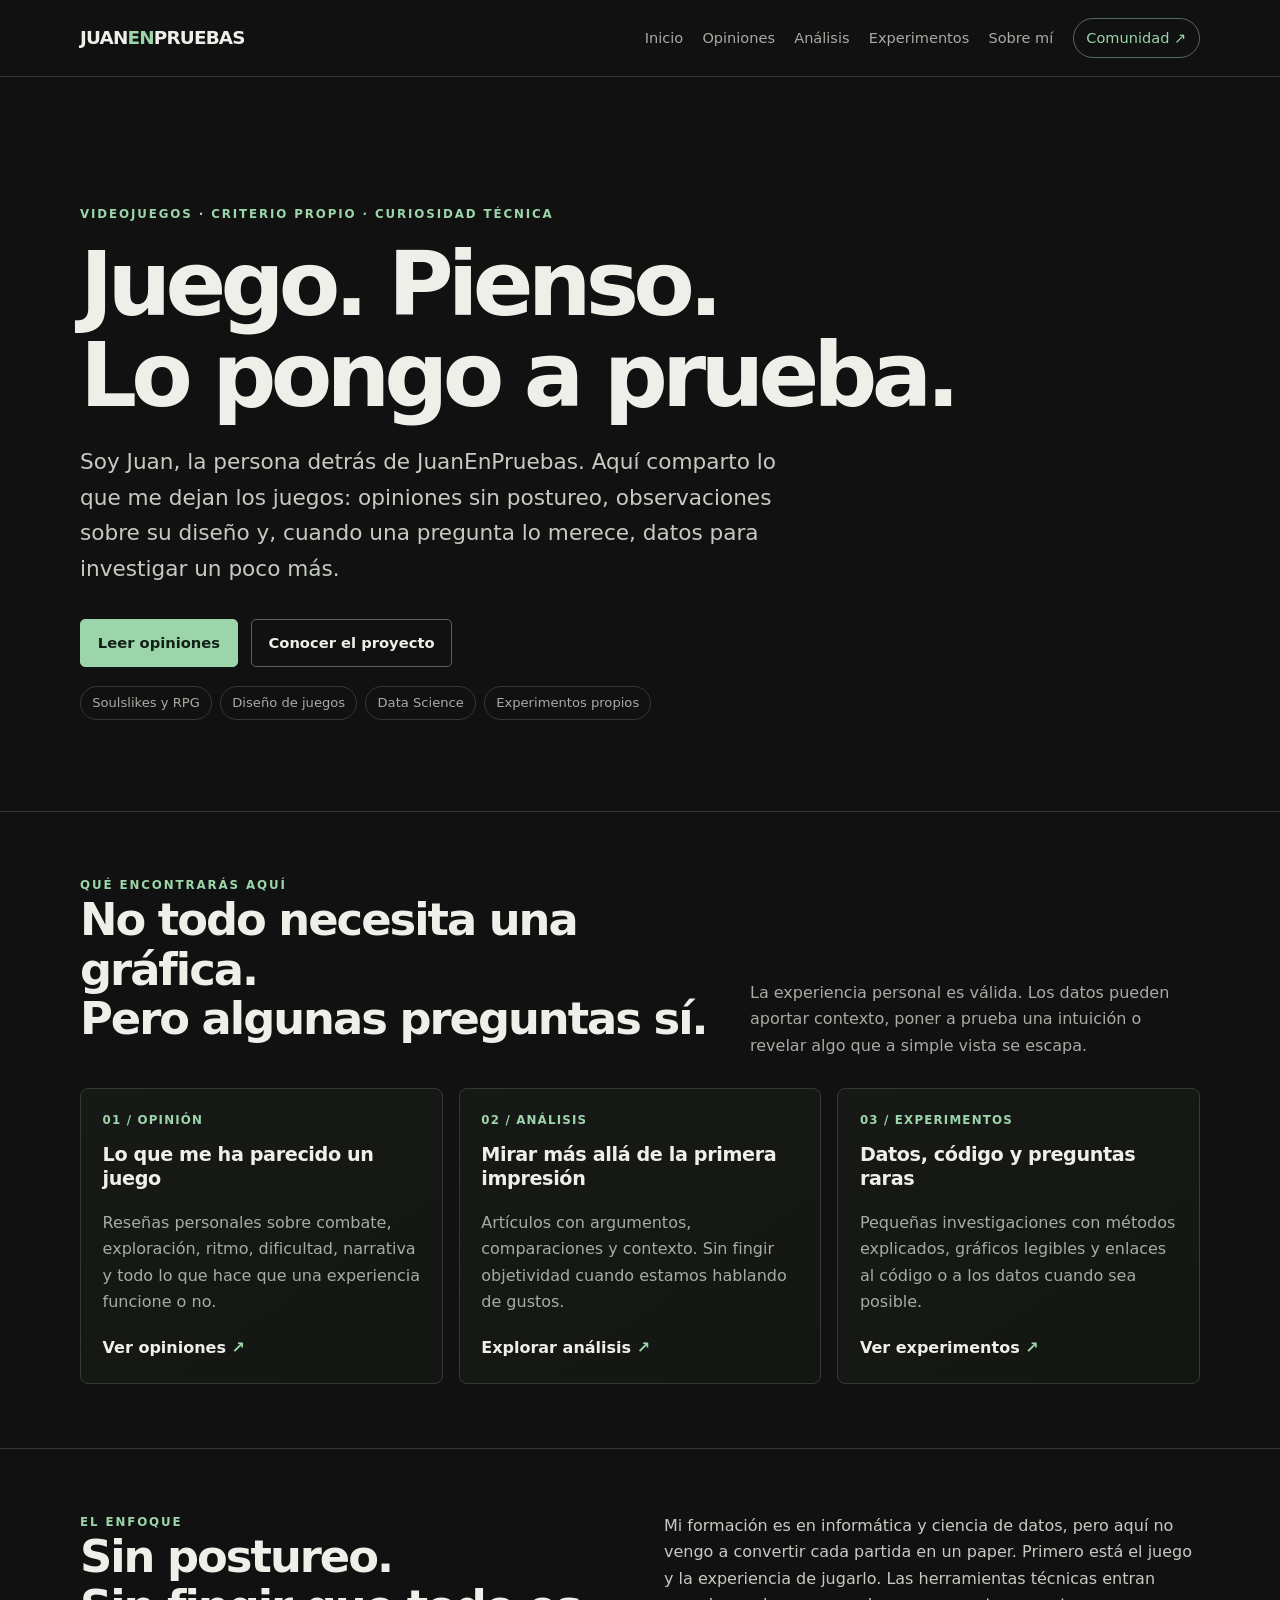
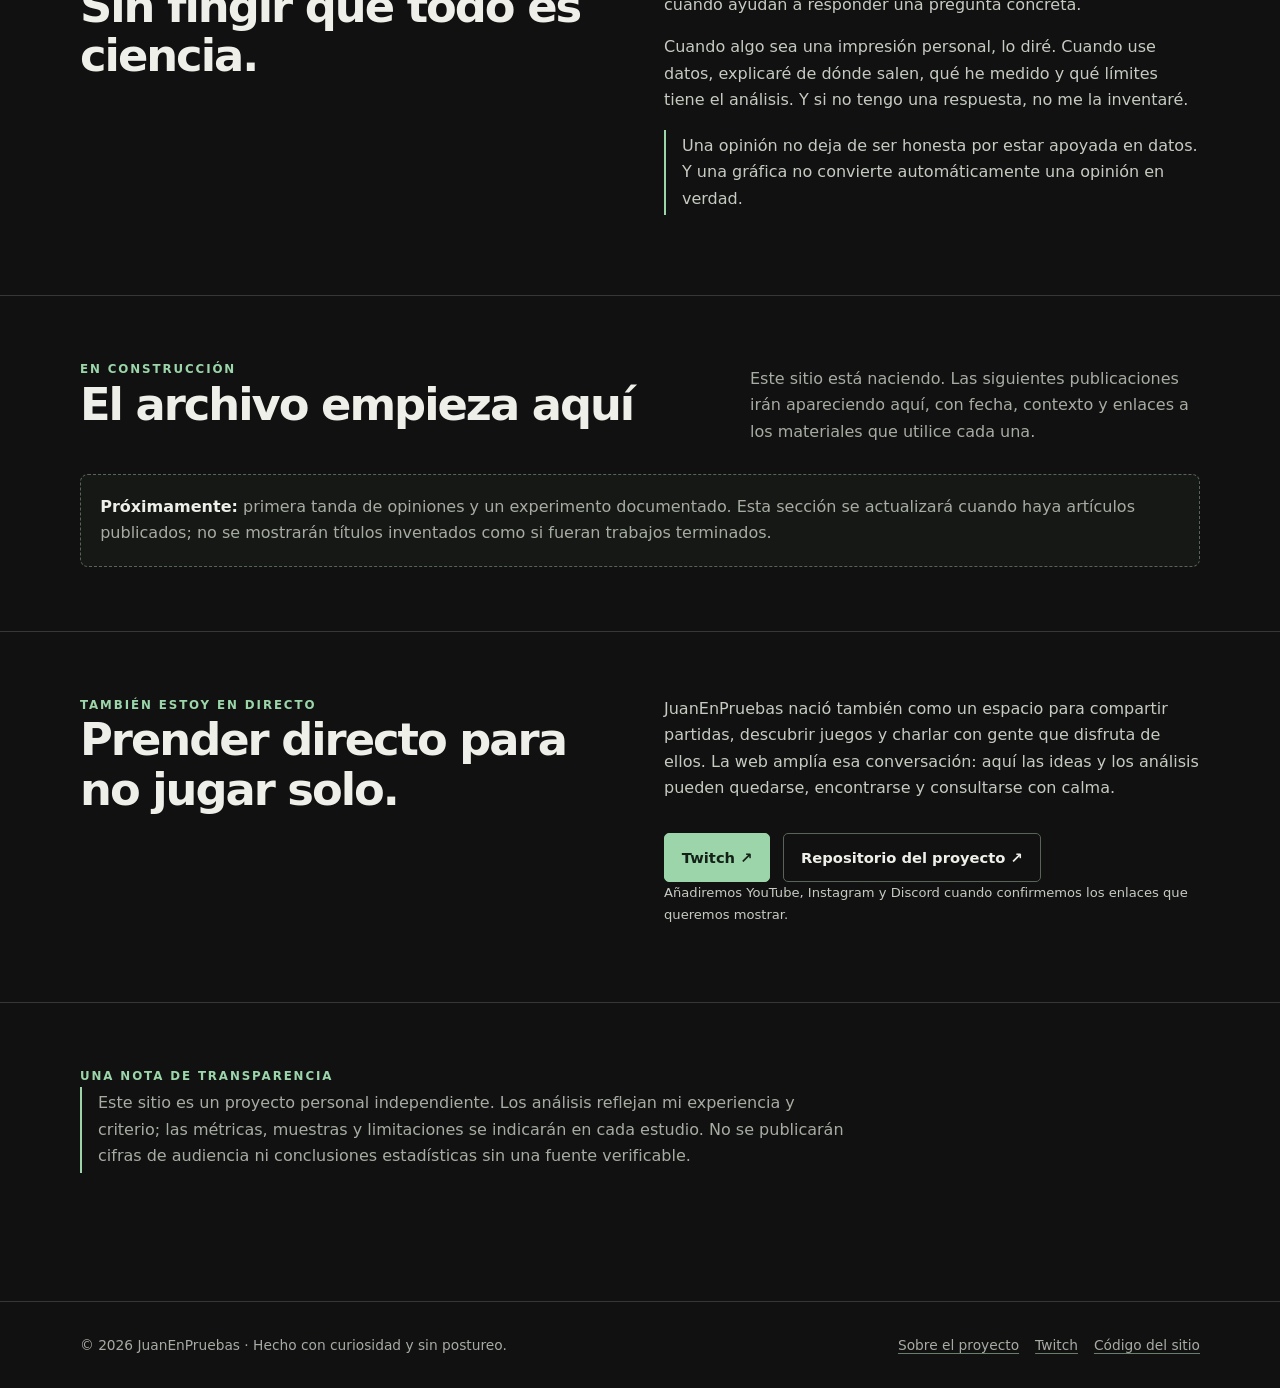
<file: index.html>
<!doctype html>
<html lang="es">
<head>
<meta charset="utf-8"><meta name="viewport" content="width=device-width, initial-scale=1">
<title>JuanEnPruebas — Videojuegos, opiniones y análisis</title>
<meta name="description" content="Opiniones honestas sobre videojuegos, experiencias de juego y análisis con datos cuando merece la pena. Un proyecto de JuanEnPruebas.">
<meta name="author" content="Juan Andrés Bórquez">
<meta name="theme-color" content="#101110">
<link rel="canonical" href="https://juantxocl.github.io/juan-en-pruebas/">
<link rel="stylesheet" href="styles.css">
</head><body>
<a class="skip-link" href="#contenido">Saltar al contenido</a>
<header class="site-header"><div class="wrap nav">
<a class="brand" href="index.html" aria-label="JuanEnPruebas, inicio">JUAN<span>EN</span>PRUEBAS</a>
<nav class="nav-links" aria-label="Navegación principal"><a href="./">Inicio</a><a href="opiniones/index.html">Opiniones</a><a href="analisis/index.html">Análisis</a><a href="experimentos/index.html">Experimentos</a><a href="sobre-mi/index.html">Sobre mí</a><a class="nav-cta" href="#comunidad">Comunidad ↗</a></nav>
</div></header>
<main id="contenido">
<section class="hero"><div class="wrap">
<div class="eyebrow">Videojuegos · criterio propio · curiosidad técnica</div>
<h1>Juego. Pienso.<br>Lo pongo a prueba.</h1>
<p class="lead">Soy Juan, la persona detrás de JuanEnPruebas. Aquí comparto lo que me dejan los juegos: opiniones sin postureo, observaciones sobre su diseño y, cuando una pregunta lo merece, datos para investigar un poco más.</p>
<div class="hero-actions"><a class="button primary" href="opiniones/index.html">Leer opiniones</a><a class="button" href="sobre-mi/index.html">Conocer el proyecto</a></div>
<div class="pill-row"><span class="pill">Soulslikes y RPG</span><span class="pill">Diseño de juegos</span><span class="pill">Data Science</span><span class="pill">Experimentos propios</span></div>
</div></section>
<section class="section"><div class="wrap">
<div class="section-heading"><div><div class="eyebrow">Qué encontrarás aquí</div><h2>No todo necesita una gráfica.<br>Pero algunas preguntas sí.</h2></div><p>La experiencia personal es válida. Los datos pueden aportar contexto, poner a prueba una intuición o revelar algo que a simple vista se escapa.</p></div>
<div class="grid">
<article class="card"><div class="tag">01 / Opinión</div><h3>Lo que me ha parecido un juego</h3><p>Reseñas personales sobre combate, exploración, ritmo, dificultad, narrativa y todo lo que hace que una experiencia funcione o no.</p><a class="card-link" href="opiniones/index.html">Ver opiniones</a></article>
<article class="card"><div class="tag">02 / Análisis</div><h3>Mirar más allá de la primera impresión</h3><p>Artículos con argumentos, comparaciones y contexto. Sin fingir objetividad cuando estamos hablando de gustos.</p><a class="card-link" href="analisis/index.html">Explorar análisis</a></article>
<article class="card"><div class="tag">03 / Experimentos</div><h3>Datos, código y preguntas raras</h3><p>Pequeñas investigaciones con métodos explicados, gráficos legibles y enlaces al código o a los datos cuando sea posible.</p><a class="card-link" href="experimentos/index.html">Ver experimentos</a></article>
</div></div></section>
<section class="section"><div class="wrap split">
<div><div class="eyebrow">El enfoque</div><h2>Sin postureo.<br>Sin fingir que todo es ciencia.</h2></div>
<div class="prose"><p>Mi formación es en informática y ciencia de datos, pero aquí no vengo a convertir cada partida en un paper. Primero está el juego y la experiencia de jugarlo. Las herramientas técnicas entran cuando ayudan a responder una pregunta concreta.</p><p>Cuando algo sea una impresión personal, lo diré. Cuando use datos, explicaré de dónde salen, qué he medido y qué límites tiene el análisis. Y si no tengo una respuesta, no me la inventaré.</p><p class="note">Una opinión no deja de ser honesta por estar apoyada en datos. Y una gráfica no convierte automáticamente una opinión en verdad.</p></div>
</div></section>
<section class="section"><div class="wrap">
<div class="section-heading"><div><div class="eyebrow">En construcción</div><h2>El archivo empieza aquí</h2></div><p>Este sitio está naciendo. Las siguientes publicaciones irán apareciendo aquí, con fecha, contexto y enlaces a los materiales que utilice cada una.</p></div>
<div class="placeholder"><strong>Próximamente:</strong> primera tanda de opiniones y un experimento documentado. Esta sección se actualizará cuando haya artículos publicados; no se mostrarán títulos inventados como si fueran trabajos terminados.</div>
</div></section>
<section class="section"><div class="wrap split">
<div><div class="eyebrow">También estoy en directo</div><h2>Prender directo para no jugar solo.</h2></div>
<div class="prose"><p>JuanEnPruebas nació también como un espacio para compartir partidas, descubrir juegos y charlar con gente que disfruta de ellos. La web amplía esa conversación: aquí las ideas y los análisis pueden quedarse, encontrarse y consultarse con calma.</p><div class="hero-actions"><a class="button primary" href="https://www.twitch.tv/JuanEnPruebas" rel="me">Twitch ↗</a><a class="button" href="https://github.com/JuantxoCL/juan-en-pruebas">Repositorio del proyecto ↗</a></div><p class="small">Añadiremos YouTube, Instagram y Discord cuando confirmemos los enlaces que queremos mostrar.</p></div>
</div></section>
<section class="section"><div class="wrap"><div class="eyebrow">Una nota de transparencia</div><p class="note">Este sitio es un proyecto personal independiente. Los análisis reflejan mi experiencia y criterio; las métricas, muestras y limitaciones se indicarán en cada estudio. No se publicarán cifras de audiencia ni conclusiones estadísticas sin una fuente verificable.</p></div></section>
</main><footer class="site-footer" id="comunidad"><div class="wrap footer-inner">
<div>© <span data-year>2026</span> JuanEnPruebas · Hecho con curiosidad y sin postureo.</div>
<div class="footer-links"><a href="sobre-mi/index.html">Sobre el proyecto</a><a href="https://twitch.tv/JuanEnPruebas" rel="me">Twitch</a><a href="https://github.com/JuantxoCL/juan-en-pruebas">Código del sitio</a></div>
</div></footer><script src="script.js"></script>
</body></html>
</file>
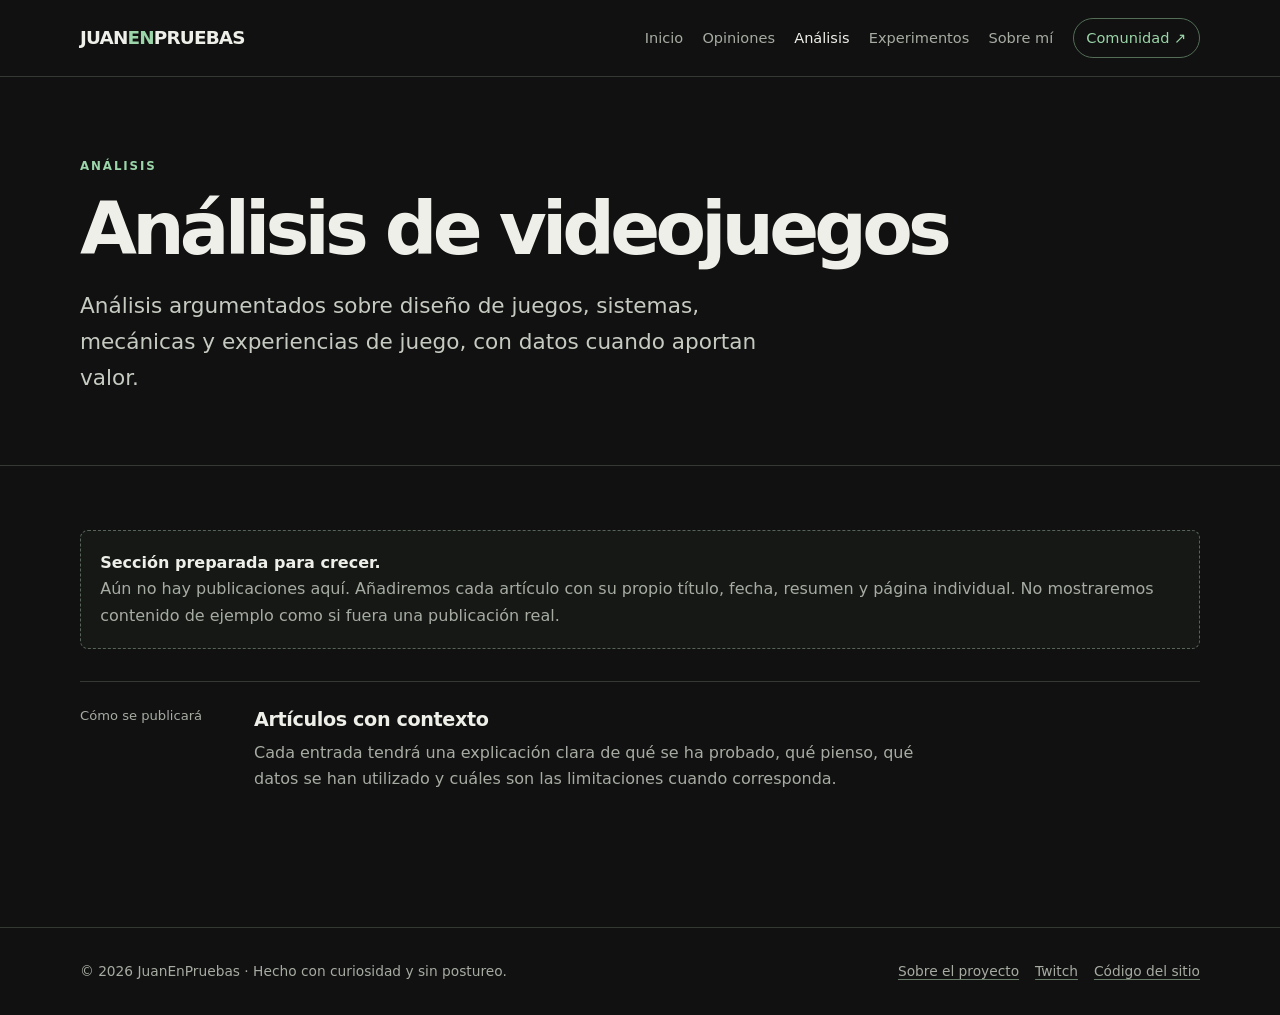
<file: analisis/index.html>
<!doctype html><html lang="es"><head><meta charset="utf-8"><meta name="viewport" content="width=device-width, initial-scale=1">
<title>Análisis de videojuegos — JuanEnPruebas</title><meta name="description" content="Análisis argumentados sobre diseño de juegos, sistemas, mecánicas y experiencias de juego, con datos cuando aportan valor."><meta name="author" content="Juan Andrés Bórquez">
<link rel="stylesheet" href="../styles.css"></head><body><a class="skip-link" href="#contenido">Saltar al contenido</a>
<header class="site-header"><div class="wrap nav">
<a class="brand" href="../index.html" aria-label="JuanEnPruebas, inicio">JUAN<span>EN</span>PRUEBAS</a>
<nav class="nav-links" aria-label="Navegación principal"><a href="../index.html">Inicio</a><a href="../opiniones/index.html">Opiniones</a><a href="../analisis/index.html" aria-current="page">Análisis</a><a href="../experimentos/index.html">Experimentos</a><a href="../sobre-mi/index.html">Sobre mí</a><a class="nav-cta" href="#comunidad">Comunidad ↗</a></nav>
</div></header><main id="contenido">
<section class="page-intro"><div class="wrap"><div class="eyebrow">Análisis</div><h1>Análisis de videojuegos</h1><p class="lead">Análisis argumentados sobre diseño de juegos, sistemas, mecánicas y experiencias de juego, con datos cuando aportan valor.</p></div></section>
<section class="section"><div class="wrap"><div class="placeholder"><strong>Sección preparada para crecer.</strong><br>Aún no hay publicaciones aquí. Añadiremos cada artículo con su propio título, fecha, resumen y página individual. No mostraremos contenido de ejemplo como si fuera una publicación real.</div>
<div class="article-list" style="margin-top:2rem"><div class="article-row"><div class="meta">Cómo se publicará</div><div><h3>Artículos con contexto</h3><p>Cada entrada tendrá una explicación clara de qué se ha probado, qué pienso, qué datos se han utilizado y cuáles son las limitaciones cuando corresponda.</p></div></div></div>
</div></section></main><footer class="site-footer" id="comunidad"><div class="wrap footer-inner">
<div>© <span data-year>2026</span> JuanEnPruebas · Hecho con curiosidad y sin postureo.</div>
<div class="footer-links"><a href="../sobre-mi/index.html">Sobre el proyecto</a><a href="https://twitch.tv/JuanEnPruebas" rel="me">Twitch</a><a href="https://github.com/JuantxoCL/juan-en-pruebas">Código del sitio</a></div>
</div></footer><script src="../script.js"></script></body></html>
</file>
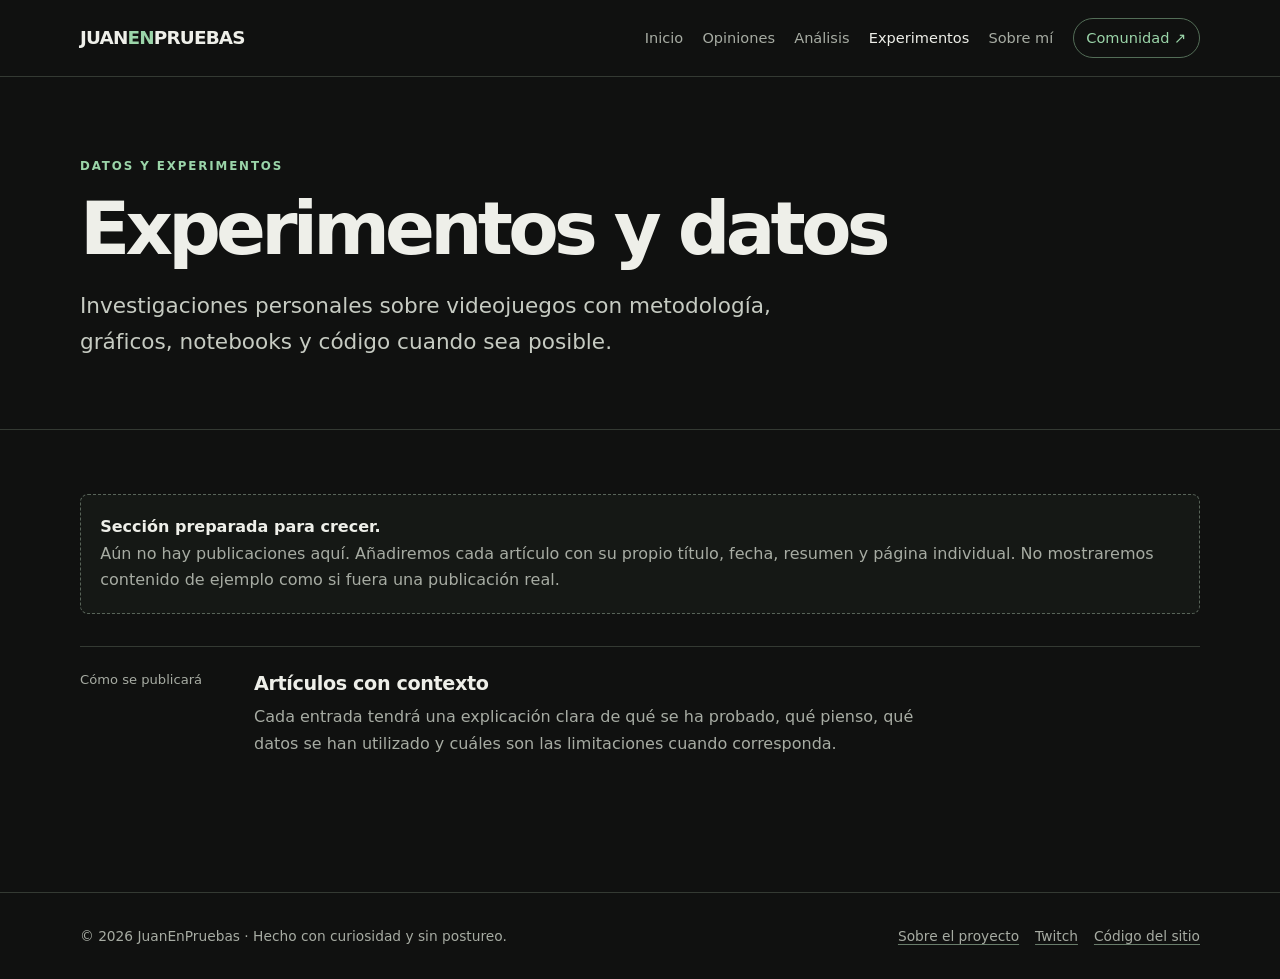
<file: experimentos/index.html>
<!doctype html><html lang="es"><head><meta charset="utf-8"><meta name="viewport" content="width=device-width, initial-scale=1">
<title>Experimentos y datos — JuanEnPruebas</title><meta name="description" content="Investigaciones personales sobre videojuegos con metodología, gráficos, notebooks y código cuando sea posible."><meta name="author" content="Juan Andrés Bórquez">
<link rel="stylesheet" href="../styles.css"></head><body><a class="skip-link" href="#contenido">Saltar al contenido</a>
<header class="site-header"><div class="wrap nav">
<a class="brand" href="../index.html" aria-label="JuanEnPruebas, inicio">JUAN<span>EN</span>PRUEBAS</a>
<nav class="nav-links" aria-label="Navegación principal"><a href="../index.html">Inicio</a><a href="../opiniones/index.html">Opiniones</a><a href="../analisis/index.html">Análisis</a><a href="../experimentos/index.html" aria-current="page">Experimentos</a><a href="../sobre-mi/index.html">Sobre mí</a><a class="nav-cta" href="#comunidad">Comunidad ↗</a></nav>
</div></header><main id="contenido">
<section class="page-intro"><div class="wrap"><div class="eyebrow">Datos y experimentos</div><h1>Experimentos y datos</h1><p class="lead">Investigaciones personales sobre videojuegos con metodología, gráficos, notebooks y código cuando sea posible.</p></div></section>
<section class="section"><div class="wrap"><div class="placeholder"><strong>Sección preparada para crecer.</strong><br>Aún no hay publicaciones aquí. Añadiremos cada artículo con su propio título, fecha, resumen y página individual. No mostraremos contenido de ejemplo como si fuera una publicación real.</div>
<div class="article-list" style="margin-top:2rem"><div class="article-row"><div class="meta">Cómo se publicará</div><div><h3>Artículos con contexto</h3><p>Cada entrada tendrá una explicación clara de qué se ha probado, qué pienso, qué datos se han utilizado y cuáles son las limitaciones cuando corresponda.</p></div></div></div>
</div></section></main><footer class="site-footer" id="comunidad"><div class="wrap footer-inner">
<div>© <span data-year>2026</span> JuanEnPruebas · Hecho con curiosidad y sin postureo.</div>
<div class="footer-links"><a href="../sobre-mi/index.html">Sobre el proyecto</a><a href="https://twitch.tv/JuanEnPruebas" rel="me">Twitch</a><a href="https://github.com/JuantxoCL/juan-en-pruebas">Código del sitio</a></div>
</div></footer><script src="../script.js"></script></body></html>
</file>
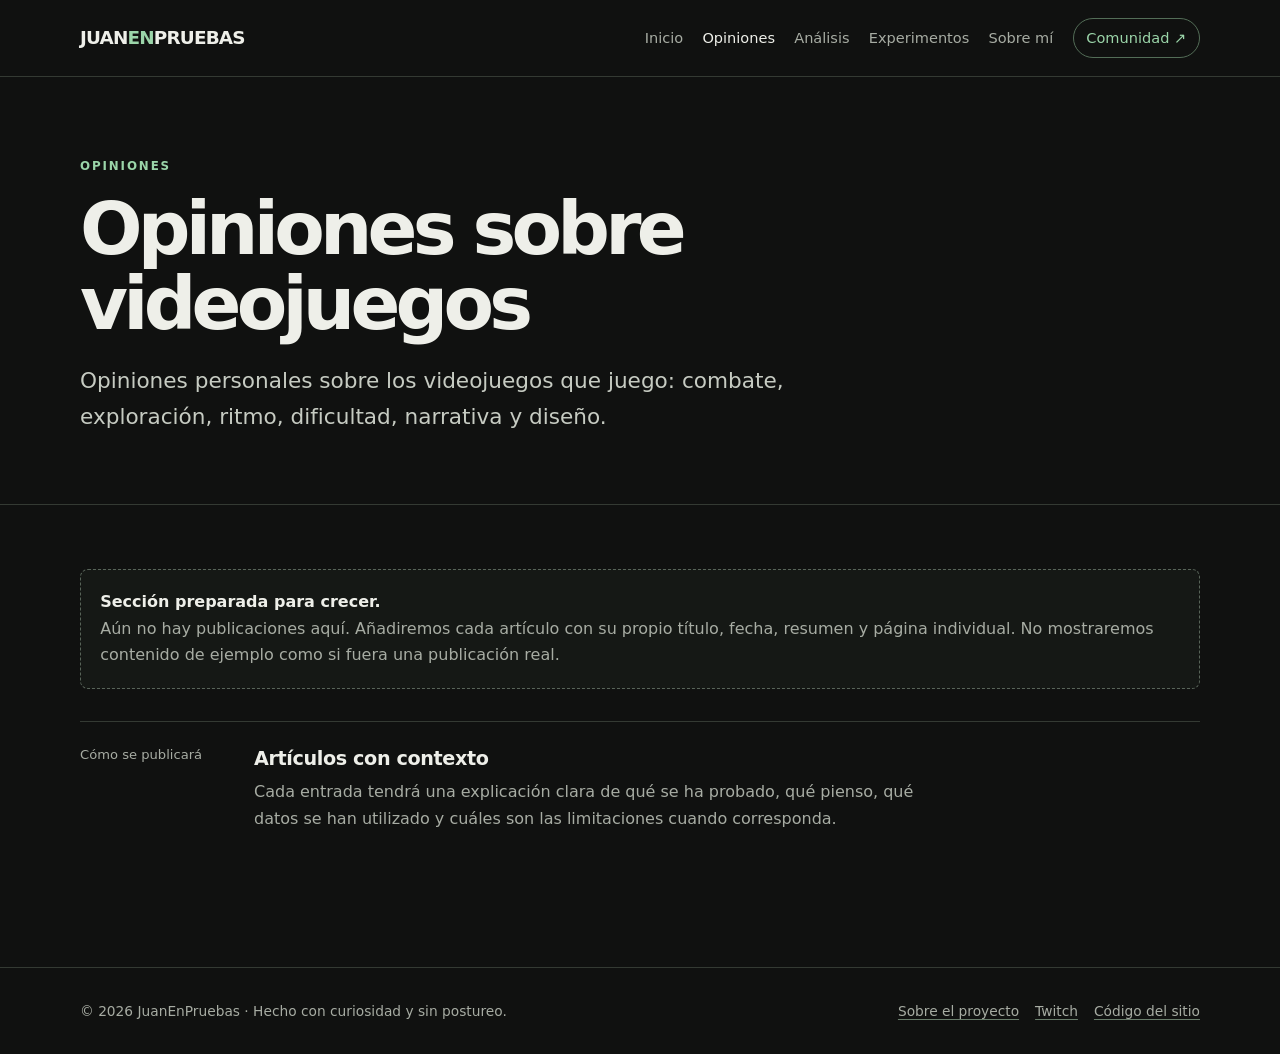
<file: opiniones/index.html>
<!doctype html><html lang="es"><head><meta charset="utf-8"><meta name="viewport" content="width=device-width, initial-scale=1">
<title>Opiniones sobre videojuegos — JuanEnPruebas</title><meta name="description" content="Opiniones personales sobre los videojuegos que juego: combate, exploración, ritmo, dificultad, narrativa y diseño."><meta name="author" content="Juan Andrés Bórquez">
<link rel="stylesheet" href="../styles.css"></head><body><a class="skip-link" href="#contenido">Saltar al contenido</a>
<header class="site-header"><div class="wrap nav">
<a class="brand" href="../index.html" aria-label="JuanEnPruebas, inicio">JUAN<span>EN</span>PRUEBAS</a>
<nav class="nav-links" aria-label="Navegación principal"><a href="../index.html">Inicio</a><a href="../opiniones/index.html" aria-current="page">Opiniones</a><a href="../analisis/index.html">Análisis</a><a href="../experimentos/index.html">Experimentos</a><a href="../sobre-mi/index.html">Sobre mí</a><a class="nav-cta" href="#comunidad">Comunidad ↗</a></nav>
</div></header><main id="contenido">
<section class="page-intro"><div class="wrap"><div class="eyebrow">Opiniones</div><h1>Opiniones sobre videojuegos</h1><p class="lead">Opiniones personales sobre los videojuegos que juego: combate, exploración, ritmo, dificultad, narrativa y diseño.</p></div></section>
<section class="section"><div class="wrap"><div class="placeholder"><strong>Sección preparada para crecer.</strong><br>Aún no hay publicaciones aquí. Añadiremos cada artículo con su propio título, fecha, resumen y página individual. No mostraremos contenido de ejemplo como si fuera una publicación real.</div>
<div class="article-list" style="margin-top:2rem"><div class="article-row"><div class="meta">Cómo se publicará</div><div><h3>Artículos con contexto</h3><p>Cada entrada tendrá una explicación clara de qué se ha probado, qué pienso, qué datos se han utilizado y cuáles son las limitaciones cuando corresponda.</p></div></div></div>
</div></section></main><footer class="site-footer" id="comunidad"><div class="wrap footer-inner">
<div>© <span data-year>2026</span> JuanEnPruebas · Hecho con curiosidad y sin postureo.</div>
<div class="footer-links"><a href="../sobre-mi/index.html">Sobre el proyecto</a><a href="https://twitch.tv/JuanEnPruebas" rel="me">Twitch</a><a href="https://github.com/JuantxoCL/juan-en-pruebas">Código del sitio</a></div>
</div></footer><script src="../script.js"></script></body></html>
</file>
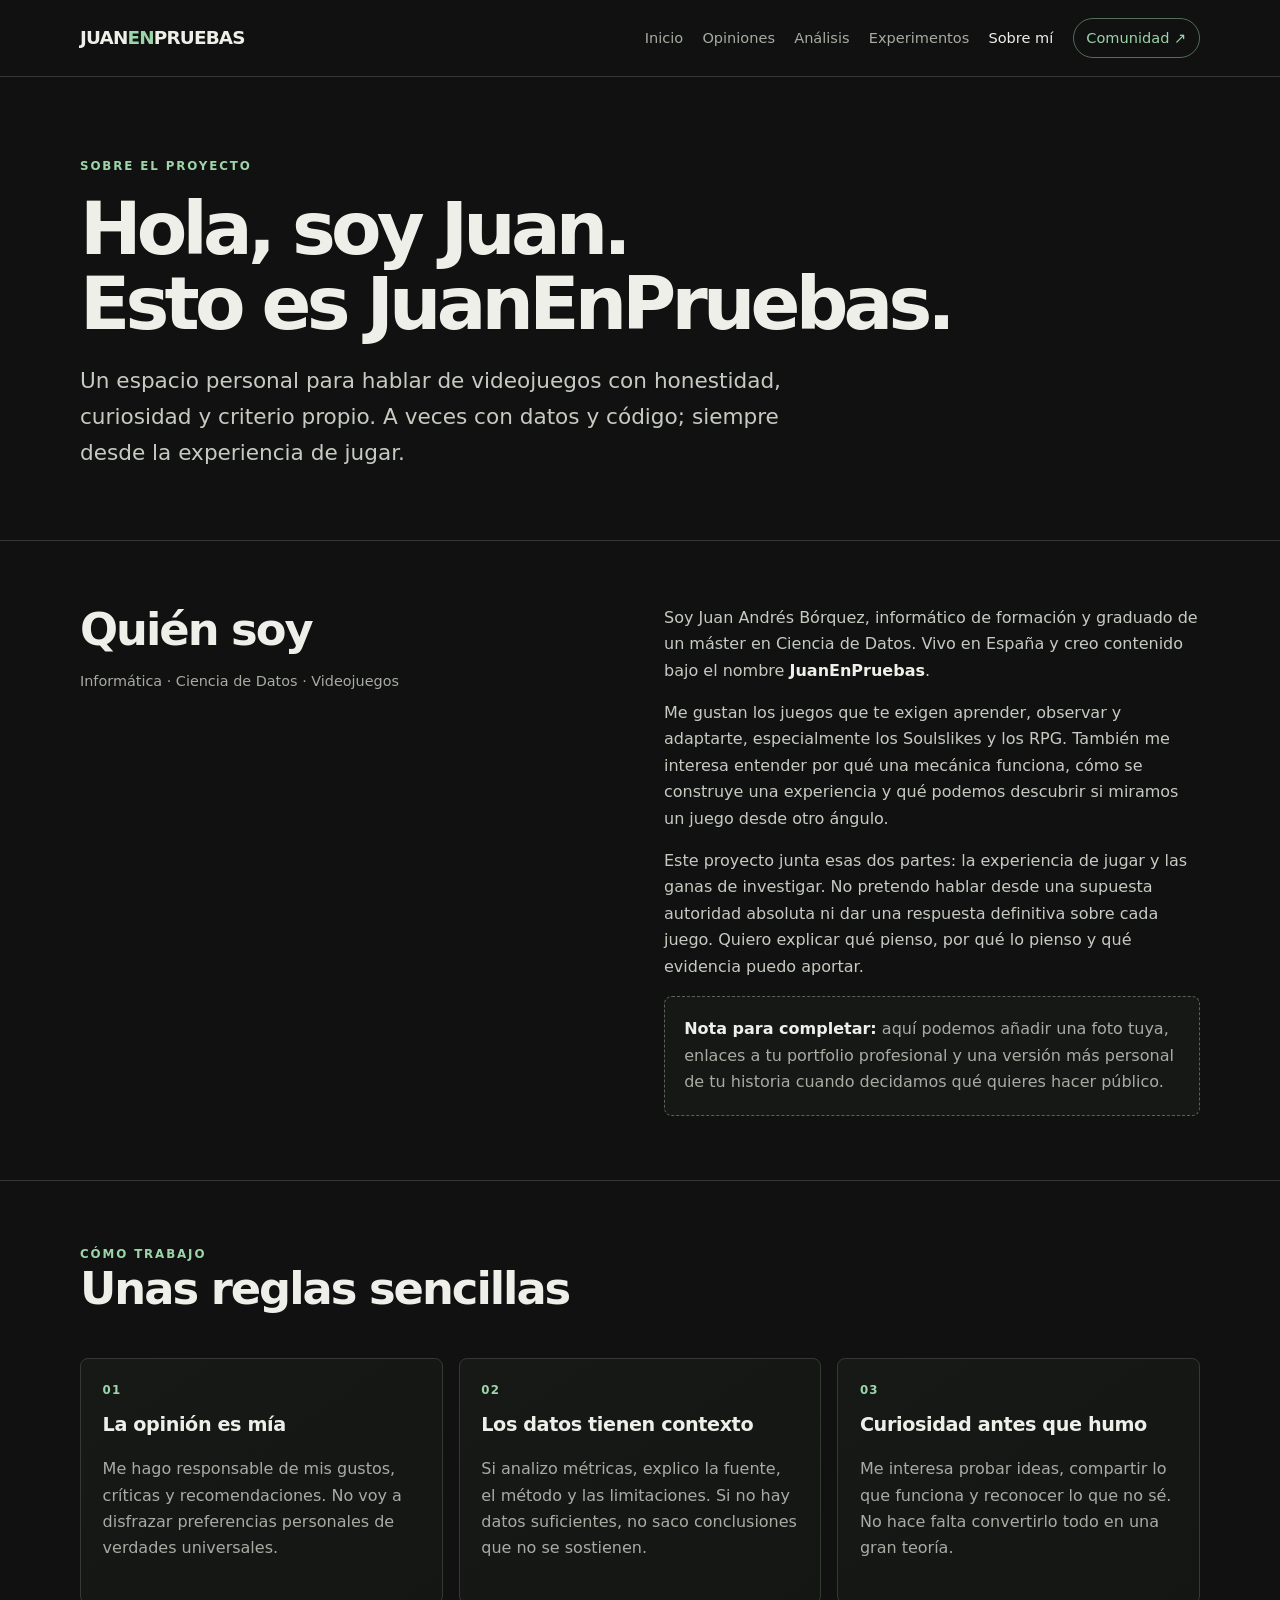
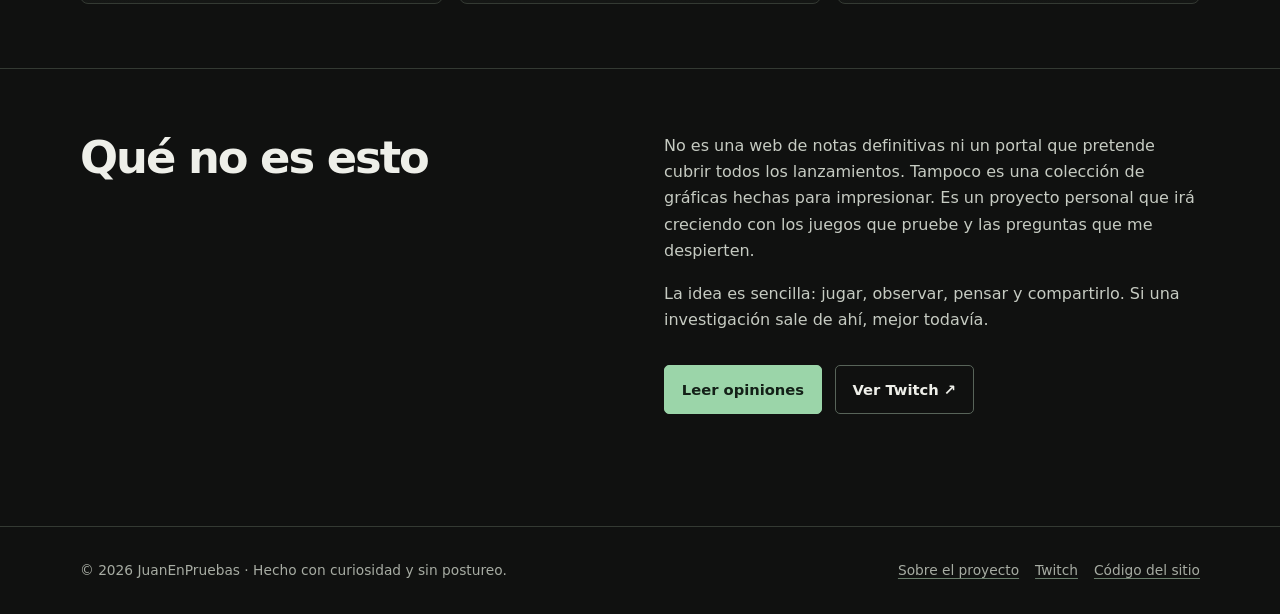
<file: sobre-mi/index.html>
<!doctype html><html lang="es"><head><meta charset="utf-8"><meta name="viewport" content="width=device-width, initial-scale=1">
<title>Sobre mí — JuanEnPruebas</title><meta name="description" content="Quién es JuanEnPruebas: creador de contenido, informático y graduado en Ciencia de Datos. Videojuegos, opiniones honestas y curiosidad técnica.">
<meta name="author" content="Juan Andrés Bórquez"><link rel="canonical" href="https://juantxocl.github.io/juan-en-pruebas/sobre-mi/"><link rel="stylesheet" href="../styles.css"></head><body>
<a class="skip-link" href="#contenido">Saltar al contenido</a>
<header class="site-header"><div class="wrap nav">
<a class="brand" href="../index.html" aria-label="JuanEnPruebas, inicio">JUAN<span>EN</span>PRUEBAS</a>
<nav class="nav-links" aria-label="Navegación principal"><a href="../index.html">Inicio</a><a href="../opiniones/index.html">Opiniones</a><a href="../analisis/index.html">Análisis</a><a href="../experimentos/index.html">Experimentos</a><a href="../sobre-mi/index.html" aria-current="page">Sobre mí</a><a class="nav-cta" href="#comunidad">Comunidad ↗</a></nav>
</div></header><main id="contenido">
<section class="page-intro"><div class="wrap"><div class="eyebrow">Sobre el proyecto</div><h1>Hola, soy Juan.<br>Esto es JuanEnPruebas.</h1><p class="lead">Un espacio personal para hablar de videojuegos con honestidad, curiosidad y criterio propio. A veces con datos y código; siempre desde la experiencia de jugar.</p></div></section>
<section class="section"><div class="wrap split"><div><h2>Quién soy</h2><p class="kicker">Informática · Ciencia de Datos · Videojuegos</p></div><div class="prose">
<p>Soy Juan Andrés Bórquez, informático de formación y graduado de un máster en Ciencia de Datos. Vivo en España y creo contenido bajo el nombre <strong>JuanEnPruebas</strong>.</p>
<p>Me gustan los juegos que te exigen aprender, observar y adaptarte, especialmente los Soulslikes y los RPG. También me interesa entender por qué una mecánica funciona, cómo se construye una experiencia y qué podemos descubrir si miramos un juego desde otro ángulo.</p>
<p>Este proyecto junta esas dos partes: la experiencia de jugar y las ganas de investigar. No pretendo hablar desde una supuesta autoridad absoluta ni dar una respuesta definitiva sobre cada juego. Quiero explicar qué pienso, por qué lo pienso y qué evidencia puedo aportar.</p>
<div class="placeholder"><strong>Nota para completar:</strong> aquí podemos añadir una foto tuya, enlaces a tu portfolio profesional y una versión más personal de tu historia cuando decidamos qué quieres hacer público.</div>
</div></div></section>
<section class="section"><div class="wrap"><div class="section-heading"><div><div class="eyebrow">Cómo trabajo</div><h2>Unas reglas sencillas</h2></div></div><div class="grid">
<article class="card"><div class="tag">01</div><h3>La opinión es mía</h3><p>Me hago responsable de mis gustos, críticas y recomendaciones. No voy a disfrazar preferencias personales de verdades universales.</p></article>
<article class="card"><div class="tag">02</div><h3>Los datos tienen contexto</h3><p>Si analizo métricas, explico la fuente, el método y las limitaciones. Si no hay datos suficientes, no saco conclusiones que no se sostienen.</p></article>
<article class="card"><div class="tag">03</div><h3>Curiosidad antes que humo</h3><p>Me interesa probar ideas, compartir lo que funciona y reconocer lo que no sé. No hace falta convertirlo todo en una gran teoría.</p></article>
</div></div></section>
<section class="section"><div class="wrap split"><div><h2>Qué no es esto</h2></div><div class="prose"><p>No es una web de notas definitivas ni un portal que pretende cubrir todos los lanzamientos. Tampoco es una colección de gráficas hechas para impresionar. Es un proyecto personal que irá creciendo con los juegos que pruebe y las preguntas que me despierten.</p><p>La idea es sencilla: jugar, observar, pensar y compartirlo. Si una investigación sale de ahí, mejor todavía.</p><div class="hero-actions"><a class="button primary" href="../opiniones/index.html">Leer opiniones</a><a class="button" href="https://www.twitch.tv/JuanEnPruebas">Ver Twitch ↗</a></div></div></div></section>
</main><footer class="site-footer" id="comunidad"><div class="wrap footer-inner">
<div>© <span data-year>2026</span> JuanEnPruebas · Hecho con curiosidad y sin postureo.</div>
<div class="footer-links"><a href="../sobre-mi/index.html">Sobre el proyecto</a><a href="https://twitch.tv/JuanEnPruebas" rel="me">Twitch</a><a href="https://github.com/JuantxoCL/juan-en-pruebas">Código del sitio</a></div>
</div></footer><script src="../script.js"></script></body></html>
</file>
<file: styles.css>
:root {
  --bg: #101110;
  --panel: #171917;
  --panel-soft: #1d201d;
  --text: #eeefe9;
  --muted: #a7aca3;
  --line: #343a33;
  --accent: #9bd5a9;
  --accent-ink: #142118;
  --max: 1120px;
  --serif: Georgia, "Times New Roman", serif;
  --sans: Inter, ui-sans-serif, system-ui, -apple-system, BlinkMacSystemFont, "Segoe UI", sans-serif;
}
* { box-sizing: border-box; }
html { scroll-behavior: smooth; }
body { margin: 0; background: var(--bg); color: var(--text); font-family: var(--sans); line-height: 1.65; }
a { color: inherit; text-decoration-color: #697d6b; text-underline-offset: .22em; }
a:hover { color: var(--accent); }
.skip-link { position:absolute; left:-999px; top:auto; }
.skip-link:focus { left:1rem; top:1rem; background:var(--accent); color:var(--accent-ink); padding:.7rem; z-index:99; }
.wrap { width: min(calc(100% - 2.5rem), var(--max)); margin-inline:auto; }
.site-header { border-bottom: 1px solid var(--line); }
.nav { min-height: 76px; display:flex; align-items:center; justify-content:space-between; gap:2rem; }
.brand { font-weight:800; letter-spacing:-.045em; text-decoration:none; font-size:1.15rem; white-space:nowrap; }
.brand span { color:var(--accent); }
.nav-links { display:flex; flex-wrap:wrap; align-items:center; gap:1.2rem; }
.nav-links a { font-size:.91rem; color:var(--muted); text-decoration:none; }
.nav-links a:hover, .nav-links a[aria-current="page"] { color:var(--text); }
.nav-links .nav-cta { color:var(--accent); border:1px solid #536d57; border-radius:999px; padding:.45rem .8rem; }
.hero { padding: clamp(4.5rem, 10vw, 8.5rem) 0 4.5rem; }
.eyebrow { color:var(--accent); text-transform:uppercase; letter-spacing:.16em; font-size:.74rem; font-weight:750; }
h1,h2,h3,p { margin-top:0; }
h1 { font-size:clamp(2.7rem, 7vw, 5.9rem); letter-spacing:-.065em; line-height:1.02; max-width:900px; margin:.9rem 0 1.4rem; }
h2 { font-size:clamp(1.8rem, 4vw, 2.8rem); letter-spacing:-.045em; line-height:1.1; margin-bottom:1rem; }
h3 { font-size:1.2rem; letter-spacing:-.02em; line-height:1.25; }
.lead { font-size:clamp(1.1rem, 2vw, 1.35rem); color:#c6cbc2; max-width:720px; }
.hero-actions { display:flex; flex-wrap:wrap; gap:.8rem; margin-top:2rem; }
.button { display:inline-flex; align-items:center; justify-content:center; min-height:46px; padding:.7rem 1.05rem; border:1px solid #586459; border-radius:5px; text-decoration:none; font-weight:700; font-size:.92rem; }
.button.primary { background:var(--accent); color:var(--accent-ink); border-color:var(--accent); }
.button:hover { transform:translateY(-1px); }
.section { padding:4rem 0; border-top:1px solid var(--line); }
.section-heading { display:flex; align-items:end; justify-content:space-between; gap:2rem; margin-bottom:1.8rem; }
.section-heading p { color:var(--muted); max-width:450px; margin:0; }
.grid { display:grid; grid-template-columns:repeat(12, 1fr); gap:1rem; }
.card { grid-column:span 4; border:1px solid var(--line); border-radius:8px; padding:1.35rem; background:linear-gradient(145deg, var(--panel), #141614); min-height:210px; display:flex; flex-direction:column; }
.card.wide { grid-column:span 6; }
.card p { color:var(--muted); margin-bottom:1.2rem; }
.card .tag { color:var(--accent); font-size:.74rem; letter-spacing:.1em; text-transform:uppercase; font-weight:750; margin-bottom:.8rem; }
.card .card-link { margin-top:auto; font-weight:700; text-decoration:none; }
.card .card-link::after { content:" ↗"; color:var(--accent); }
.note { border-left:2px solid var(--accent); padding:.2rem 0 .2rem 1rem; color:var(--muted); max-width:780px; }
.split { display:grid; grid-template-columns:1fr 1fr; gap:3rem; align-items:start; }
.prose { max-width:760px; }
.prose p, .prose li { color:#c6cbc2; }
.prose h2 { margin-top:2.3rem; font-size:1.8rem; }
.prose h3 { margin-top:1.7rem; }
.prose strong { color:var(--text); }
.page-intro { padding:5rem 0 3rem; }
.page-intro h1 { font-size:clamp(2.6rem, 6vw, 4.6rem); }
.kicker { color:var(--muted); font-size:.9rem; }
.pill-row { display:flex; flex-wrap:wrap; gap:.5rem; margin:1.2rem 0; }
.pill { border:1px solid var(--line); color:var(--muted); border-radius:999px; padding:.3rem .7rem; font-size:.82rem; }
.placeholder { border:1px dashed #586459; border-radius:8px; padding:1.2rem; color:var(--muted); background:#151815; }
.placeholder strong { color:var(--text); }
.article-list { display:grid; gap:0; }
.article-row { padding:1.4rem 0; border-top:1px solid var(--line); display:grid; grid-template-columns:150px 1fr; gap:1.5rem; }
.article-row time, .article-row .meta { color:var(--muted); font-size:.82rem; }
.article-row h3 { margin:.2rem 0 .5rem; }
.article-row p { color:var(--muted); margin:0; max-width:700px; }
.statline { display:grid; grid-template-columns:repeat(3, 1fr); gap:1rem; margin:2rem 0; }
.stat { padding:1rem 0; border-top:1px solid var(--line); }
.stat strong { display:block; font-family:var(--serif); font-size:1.6rem; font-weight:500; }
.stat span { color:var(--muted); font-size:.85rem; }
.site-footer { border-top:1px solid var(--line); padding:2rem 0; margin-top:3rem; color:var(--muted); font-size:.86rem; }
.footer-inner { display:flex; justify-content:space-between; gap:1.5rem; flex-wrap:wrap; }
.footer-links { display:flex; gap:1rem; flex-wrap:wrap; }
small, .small { font-size:.82rem; color:var(--muted); }
hr { border:0; border-top:1px solid var(--line); margin:2rem 0; }
@media (max-width:760px) {
  .nav { align-items:flex-start; flex-direction:column; padding:1.1rem 0; gap:.9rem; }
  .nav-links { gap:.85rem; }
  .nav-links a { font-size:.86rem; }
  .card, .card.wide { grid-column:span 12; min-height:0; }
  .section-heading, .split { display:block; }
  .section-heading p { margin-top:.8rem; }
  .split > * + * { margin-top:2rem; }
  .article-row { grid-template-columns:1fr; gap:.25rem; }
  .statline { grid-template-columns:1fr; gap:.3rem; }
  .hero { padding-top:4rem; }
}
</file>
